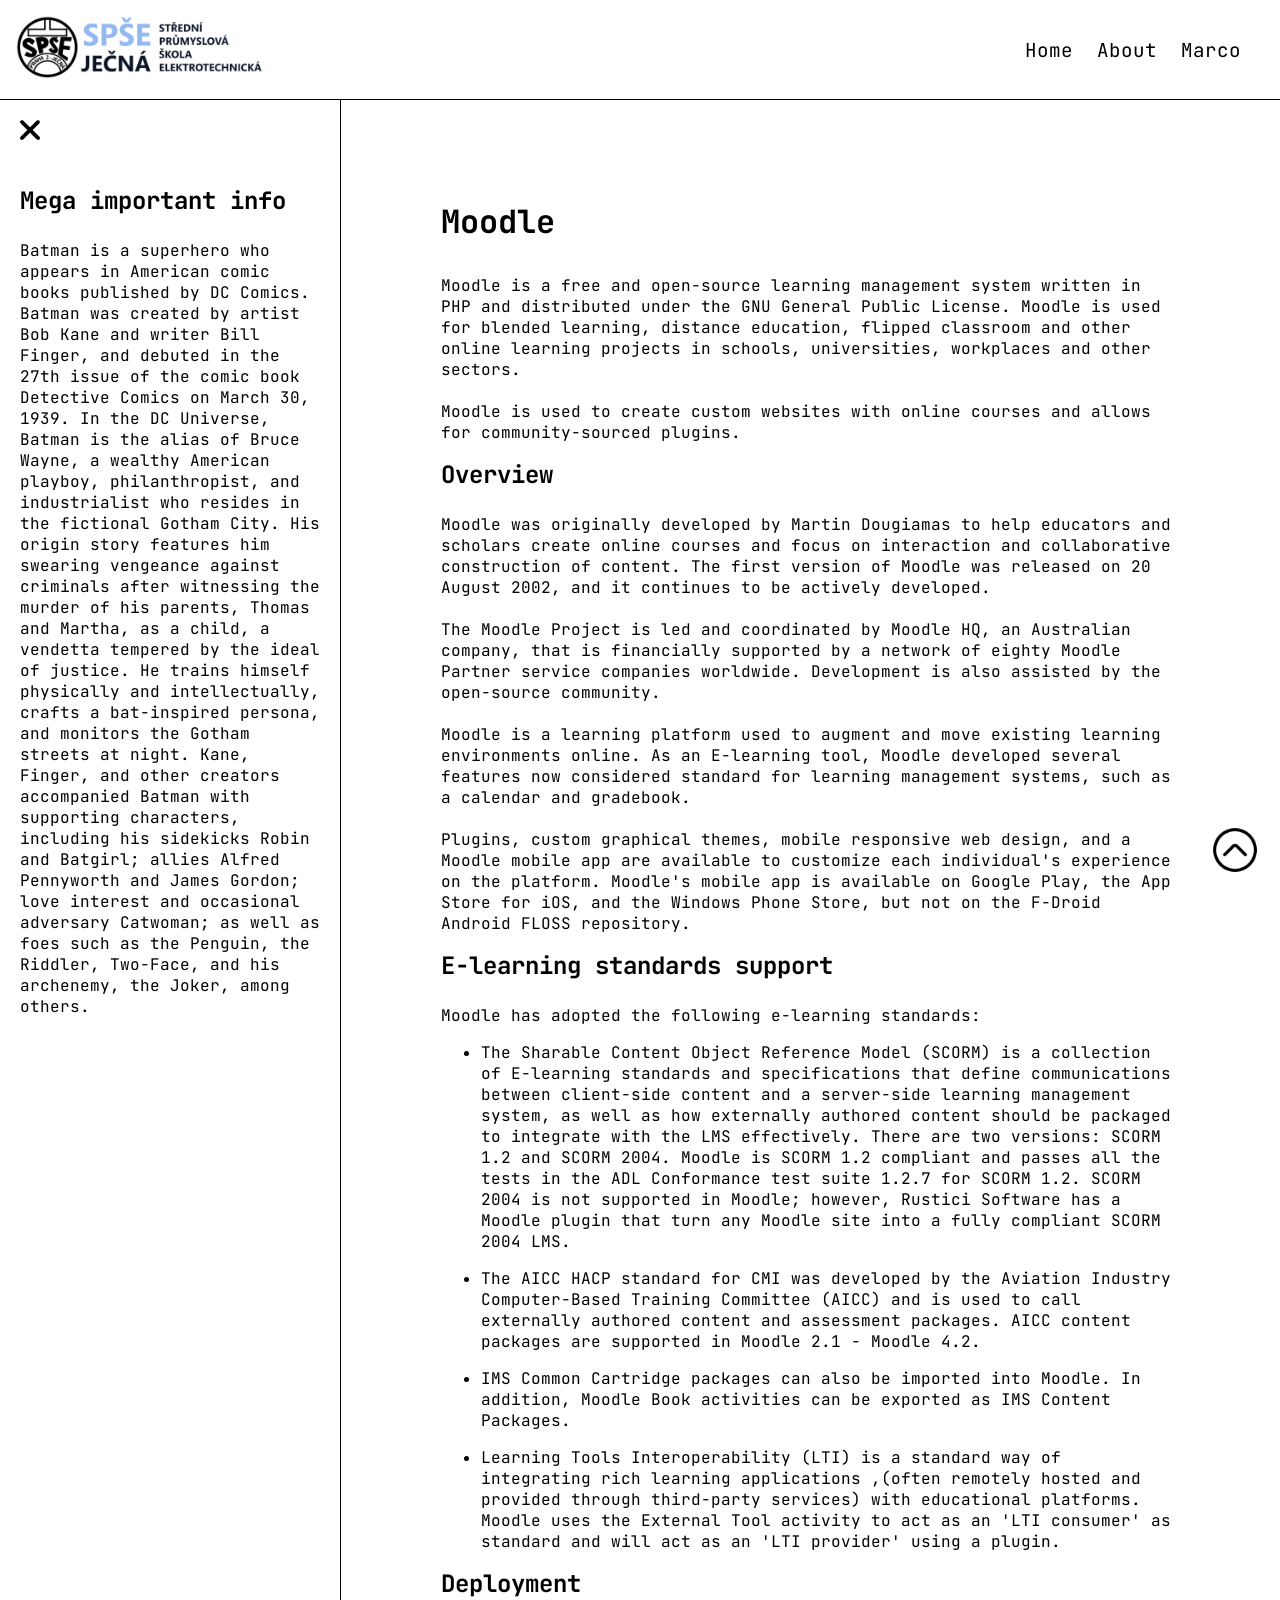
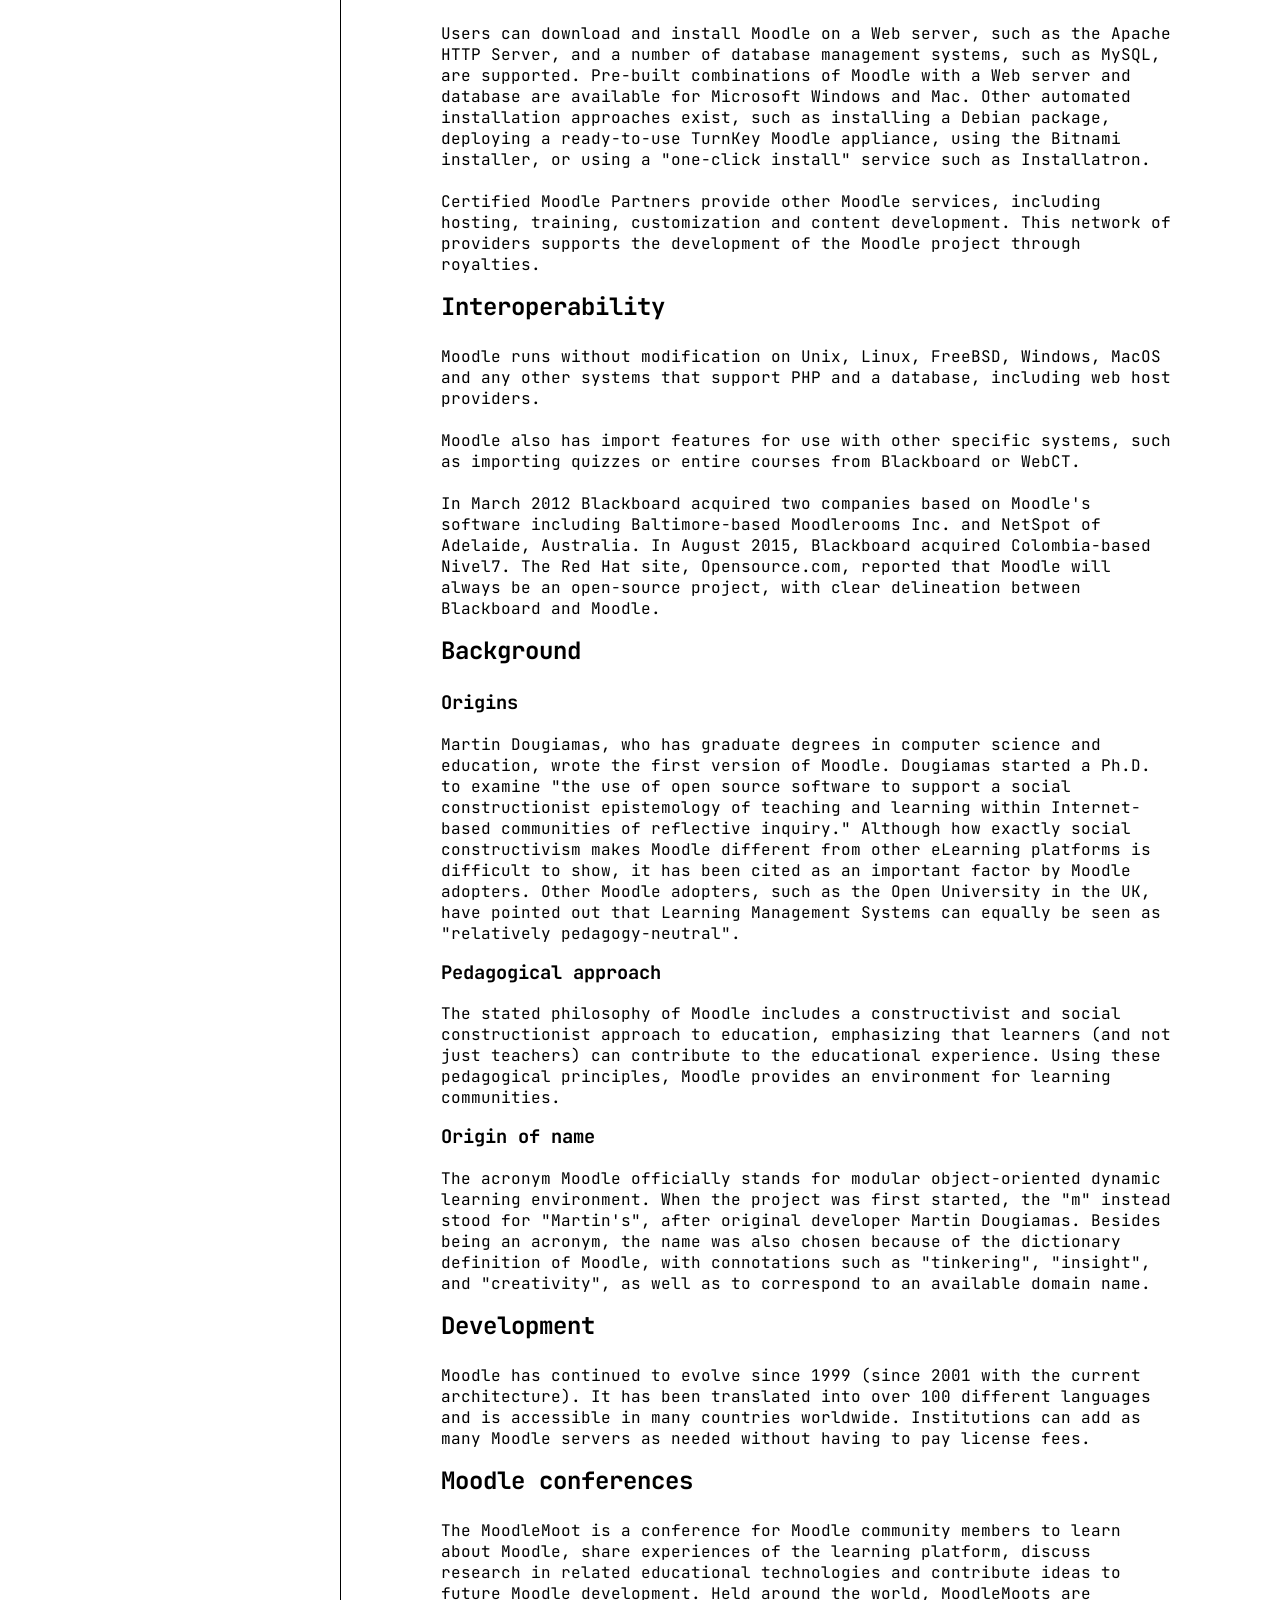
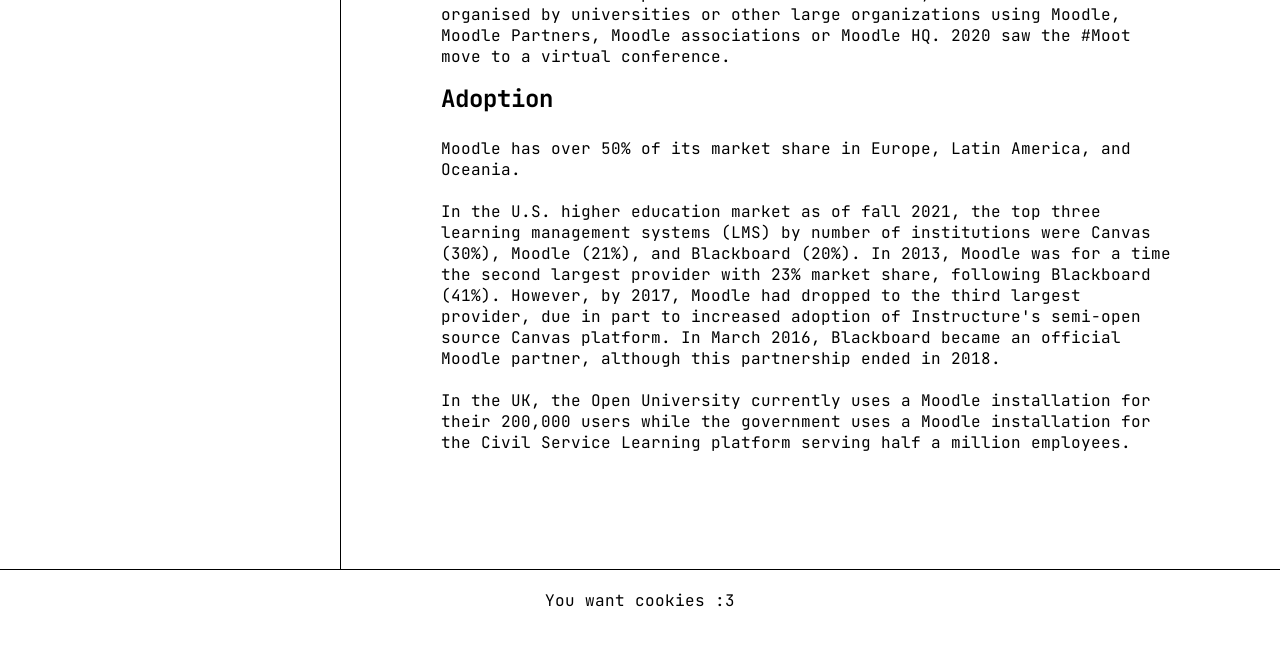
<file: index.html>
<!doctype html>
<html lang="en">

<head>
  <meta charset="utf-8">
  <meta name="viewport" content="width=device-width, initial-scale=1">
  <title>Fr real moodle</title>
  <link rel="icon" href="./img/logo-moodle.png" type="image/x-icon"/>
  <link rel="stylesheet" href="./css/style.css">
</head>

<body>

<script>
  window.addEventListener('resize', () => {
    if (!window.matchMedia("(max-width: 50rem)").matches) {
      document.querySelector('.small-navigation').classList.add('hidden');
    }
  });

  function toggleSidebar() {
    document.querySelector('.sidebar').classList.toggle('hidden');
    document.querySelector('.sidebar-show').classList.toggle('hidden');
  }
</script>

<div class="top-bar-container" id="top">
  <div class="logo">
    <img src="./img/SPSE-Jecna-logo.png" alt="SPSE Jecna">
  </div>
  <div class="navigation">
    <nav>
      <ul>
        <li><a href="./home.html" target="_blank">Home</a></li>
        <li><a href="#footer">About</a></li>
        <li><a onclick="alert('Polo')">Marco</a></li>
      </ul>
      <button onclick="document.querySelector('.small-navigation').classList.toggle('hidden')">
        <img src="./img/hamburger-menu.png" alt="Menu">
      </button>
    </nav>
  </div>
</div>

<div class="small-navigation hidden">
  <nav>
    <ul>
      <li><a href="./home.html" target="_blank">Home</a></li>
      <li><a href="#footer">About</a></li>
      <li><a onclick="alert('Polo')">Marco</a></li>
    </ul>
  </nav>
</div>

<div class="main-container">
  <div class="sidebar">
    <div class="close-btn-container">
      <img src="./img/close.png" alt="Close" onclick="toggleSidebar()">
    </div>

    <div class="sidebar-content">
      <div>
        <h2>Mega important info</h2>
        <p>Batman is a superhero who appears in American comic books published by DC Comics. Batman was created by artist Bob Kane and writer Bill Finger, and debuted in the 27th issue of the comic book Detective Comics on March 30, 1939. In the DC Universe, Batman is the alias of Bruce Wayne, a wealthy American playboy, philanthropist, and industrialist who resides in the fictional Gotham City. His origin story features him swearing vengeance against criminals after witnessing the murder of his parents, Thomas and Martha, as a child, a vendetta tempered by the ideal of justice. He trains himself physically and intellectually, crafts a bat-inspired persona, and monitors the Gotham streets at night. Kane, Finger, and other creators accompanied Batman with supporting characters, including his sidekicks Robin and Batgirl; allies Alfred Pennyworth and James Gordon; love interest and occasional adversary Catwoman; as well as foes such as the Penguin, the Riddler, Two-Face, and his archenemy, the Joker, among others.</p>
      </div>
    </div>
  </div>
  <div class="main-content">
    <main>
      <h1>Moodle</h1>
      <p>Moodle is a free and open-source learning management system written in PHP and distributed under the GNU General Public License. Moodle is used for blended learning, distance education, flipped classroom and other online learning projects in schools, universities, workplaces and other sectors.<br><br>

        Moodle is used to create custom websites with online courses and allows for community-sourced plugins.</p>

      <h2>Overview</h2>
      <p>Moodle was originally developed by Martin Dougiamas to help educators and scholars create online courses and focus on interaction and collaborative construction of content. The first version of Moodle was released on 20 August 2002, and it continues to be actively developed.<br><br>

        The Moodle Project is led and coordinated by Moodle HQ, an Australian company, that is financially supported by a network of eighty Moodle Partner service companies worldwide. Development is also assisted by the open-source community.<br><br>

        Moodle is a learning platform used to augment and move existing learning environments online. As an E-learning tool, Moodle developed several features now considered standard for learning management systems, such as a calendar and gradebook.<br><br>

        Plugins, custom graphical themes, mobile responsive web design, and a Moodle mobile app are available to customize each individual's experience on the platform. Moodle's mobile app is available on Google Play, the App Store for iOS, and the Windows Phone Store, but not on the F-Droid Android FLOSS repository.</p>

      <h2>E-learning standards support</h2>
      <p>Moodle has adopted the following e-learning standards:</p>
      <ul>
        <li><p>The Sharable Content Object Reference Model (SCORM) is a collection of E-learning standards and specifications that define communications between client-side content and a server-side learning management system, as well as how externally authored content should be packaged to integrate with the LMS effectively. There are two versions: SCORM 1.2 and SCORM 2004. Moodle is SCORM 1.2 compliant and passes all the tests in the ADL Conformance test suite 1.2.7 for SCORM 1.2. SCORM 2004 is not supported in Moodle; however, Rustici Software has a Moodle plugin that turn any Moodle site into a fully compliant SCORM 2004 LMS.</p></li>
        <li><p>The AICC HACP standard for CMI was developed by the Aviation Industry Computer-Based Training Committee (AICC) and is used to call externally authored content and assessment packages. AICC content packages are supported in Moodle 2.1 - Moodle 4.2.</p></li>
        <li><p>IMS Common Cartridge packages can also be imported into Moodle. In addition, Moodle Book activities can be exported as IMS Content Packages.</p></li>
        <li><p>Learning Tools Interoperability (LTI) is a standard way of integrating rich learning applications ,(often remotely hosted and provided through third-party services) with educational platforms. Moodle uses the External Tool activity to act as an 'LTI consumer' as standard and will act as an 'LTI provider' using a plugin.</p></li>
      </ul>

      <h2>Deployment</h2>
      <p>Users can download and install Moodle on a Web server, such as the Apache HTTP Server, and a number of database management systems, such as MySQL, are supported. Pre-built combinations of Moodle with a Web server and database are available for Microsoft Windows and Mac. Other automated installation approaches exist, such as installing a Debian package, deploying a ready-to-use TurnKey Moodle appliance, using the Bitnami installer, or using a "one-click install" service such as Installatron.<br><br>

        Certified Moodle Partners provide other Moodle services, including hosting, training, customization and content development. This network of providers supports the development of the Moodle project through royalties.</p>

      <h2>Interoperability</h2>
      <p>Moodle runs without modification on Unix, Linux, FreeBSD, Windows, MacOS and any other systems that support PHP and a database, including web host providers.<br><br>

        Moodle also has import features for use with other specific systems, such as importing quizzes or entire courses from Blackboard or WebCT.<br><br>

        In March 2012 Blackboard acquired two companies based on Moodle's software including Baltimore-based Moodlerooms Inc. and NetSpot of Adelaide, Australia. In August 2015, Blackboard acquired Colombia-based Nivel7. The Red Hat site, Opensource.com, reported that Moodle will always be an open-source project, with clear delineation between Blackboard and Moodle.</p>

      <h2>Background</h2>
      <h3>Origins</h3>
      <p>Martin Dougiamas, who has graduate degrees in computer science and education, wrote the first version of Moodle. Dougiamas started a Ph.D. to examine "the use of open source software to support a social constructionist epistemology of teaching and learning within Internet-based communities of reflective inquiry." Although how exactly social constructivism makes Moodle different from other eLearning platforms is difficult to show, it has been cited as an important factor by Moodle adopters. Other Moodle adopters, such as the Open University in the UK, have pointed out that Learning Management Systems can equally be seen as "relatively pedagogy-neutral".</p>

      <h3>Pedagogical approach</h3>
      <p>The stated philosophy of Moodle includes a constructivist and social constructionist approach to education, emphasizing that learners (and not just teachers) can contribute to the educational experience. Using these pedagogical principles, Moodle provides an environment for learning communities.</p>

      <h3>Origin of name</h3>
      <p>The acronym Moodle officially stands for modular object-oriented dynamic learning environment. When the project was first started, the "m" instead stood for "Martin's", after original developer Martin Dougiamas. Besides being an acronym, the name was also chosen because of the dictionary definition of Moodle, with connotations such as "tinkering", "insight", and "creativity", as well as to correspond to an available domain name.</p>

      <h2>Development</h2>
      <p>Moodle has continued to evolve since 1999 (since 2001 with the current architecture). It has been translated into over 100 different languages and is accessible in many countries worldwide. Institutions can add as many Moodle servers as needed without having to pay license fees.</p>

      <h2>Moodle conferences</h2>
      <p>The MoodleMoot is a conference for Moodle community members to learn about Moodle, share experiences of the learning platform, discuss research in related educational technologies and contribute ideas to future Moodle development. Held around the world, MoodleMoots are organised by universities or other large organizations using Moodle, Moodle Partners, Moodle associations or Moodle HQ. 2020 saw the #Moot move to a virtual conference.</p>

      <h2>Adoption</h2>
      <p>Moodle has over 50% of its market share in Europe, Latin America, and Oceania.<br><br>

        In the U.S. higher education market as of fall 2021, the top three learning management systems (LMS) by number of institutions were Canvas (30%), Moodle (21%), and Blackboard (20%). In 2013, Moodle was for a time the second largest provider with 23% market share, following Blackboard (41%). However, by 2017, Moodle had dropped to the third largest provider, due in part to increased adoption of Instructure's semi-open source Canvas platform. In March 2016, Blackboard became an official Moodle partner, although this partnership ended in 2018.<br><br>

        In the UK, the Open University currently uses a Moodle installation for their 200,000 users while the government uses a Moodle installation for the Civil Service Learning platform serving half a million employees.</p>
    </main>
  </div>
</div>

<button class="sidebar-show hidden" onclick="toggleSidebar()">
  <img src="./img/hamburger-menu-1.png" alt="Menu">
</button>

<div class="footer-container">
  <footer id="footer">
    <p>You want cookies :3</p>
  </footer>
</div>

<a class="top-scroll-btn" href="#top">
  <img src="./img/arrow-up.png" alt="Top">
</a>

</body>

</html>
</file>
<file: css/style.css>
@import url('https://fonts.googleapis.com/css2?family=JetBrains+Mono:ital,wght@0,100..800;1,100..800');

* {
  font-family: 'JetBrains Mono', monospace;
}

body {
  scroll-behavior: smooth;
  margin: 0;
}

h1, h2, h3, h4, h5, h6, p {
  padding: 0;
  margin: 0 0 1em;
}

.hidden {
  display: none;
}

/**************************************************/

:root {
  --top-bar-logo-height: 4rem;
  --top-bar-elements-margin: 15px;
  --top-bar-navigation-font-size: 1.2rem;
  --top-bar-navigation-text-gap: 1.5rem;
}

/**************************************************/

.top-bar-container {
  width: 100%;

  display: flex;
  flex-flow: row nowrap;
  justify-content: space-between;
  align-items: center;

  border-bottom: 1px solid black;

  .logo, .navigation {
    margin: var(--top-bar-elements-margin);
  }

  .logo > img {
    height: var(--top-bar-logo-height);
    width: auto;
  }

  .navigation nav {
    margin-right: var(--top-bar-navigation-text-gap);

    ul {
      list-style: none;

      display: flex;
      flex-flow: row nowrap;
      gap: var(--top-bar-navigation-text-gap);

      li > a {
        color: black;
        text-decoration: none;
        cursor: pointer;

        font-size: var(--top-bar-navigation-font-size);
      }
    }

    button {
      background: none;
      border: none;
      cursor: pointer;

      display: none;

      img {
        height: calc(var(--top-bar-navigation-font-size) * 2);
      }
    }
  }
}

.small-navigation {
  border-bottom: 1px solid black;

  nav > ul {
    list-style: none;

    display: flex;
    flex-flow: row nowrap;
    justify-content: space-around;

    li > a {
      color: black;
      text-decoration: none;
      cursor: pointer;

      font-size: var(--top-bar-navigation-font-size);
    }
  }
}

/***/

.main-container {
  display: flex;
  flex-flow: row nowrap;

  border-bottom: 1px solid black;

  .sidebar {
    border-right: 1px solid black;

    .close-btn-container {
      padding: 20px;
      /*box-shadow: 0 5px 20px -10px black;*/

      img {
        height: 20px;
        cursor: pointer;
      }
    }

    .sidebar-content {
      display: flex;
      flex-flow: column nowrap;
      gap: 1vh;

      padding: 20px;
      width: 300px;
    }
  }

  .main-content > main {
    padding: 100px;
  }
}

.sidebar-show {
  position: fixed;
  left: 20px;
  bottom: 120px;

  cursor: pointer;

  background: none;
  border: none;
  margin: 0;
  padding: 0;

  img {
    height: 50px;
  }
}

/***/

.footer-container > footer {
  padding: 20px;

  display: flex;
  flex-flow: row wrap;
  justify-content: center;
}

/***/

.top-scroll-btn {
  position: fixed;
  bottom: 20px;
  right: 20px;

  cursor: pointer;

  img {
    height: 50px;
  }
}

/**************************************************/

@media (max-width: 50rem) {
  .top-bar-container > .navigation nav {
    ul {
      display: none;
    }

    button {
      display: block;
    }
  }
}
</file>
